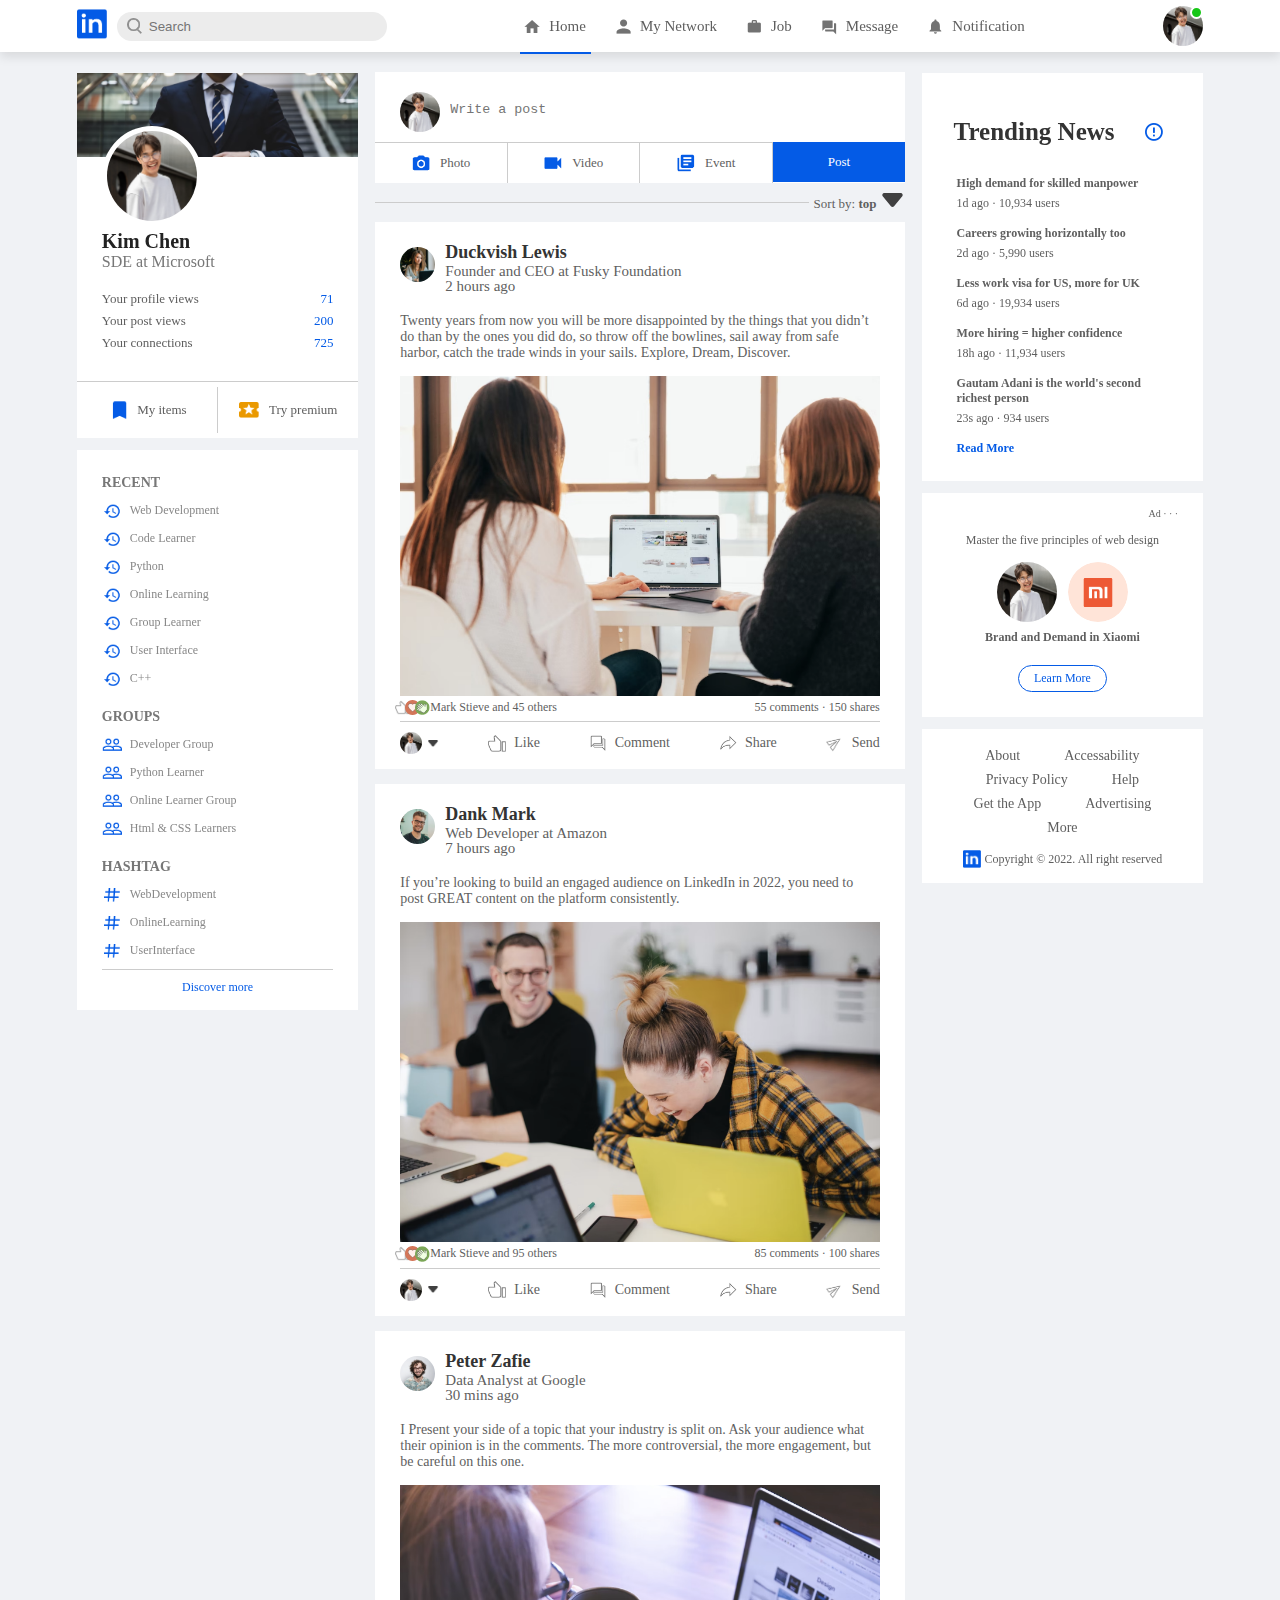
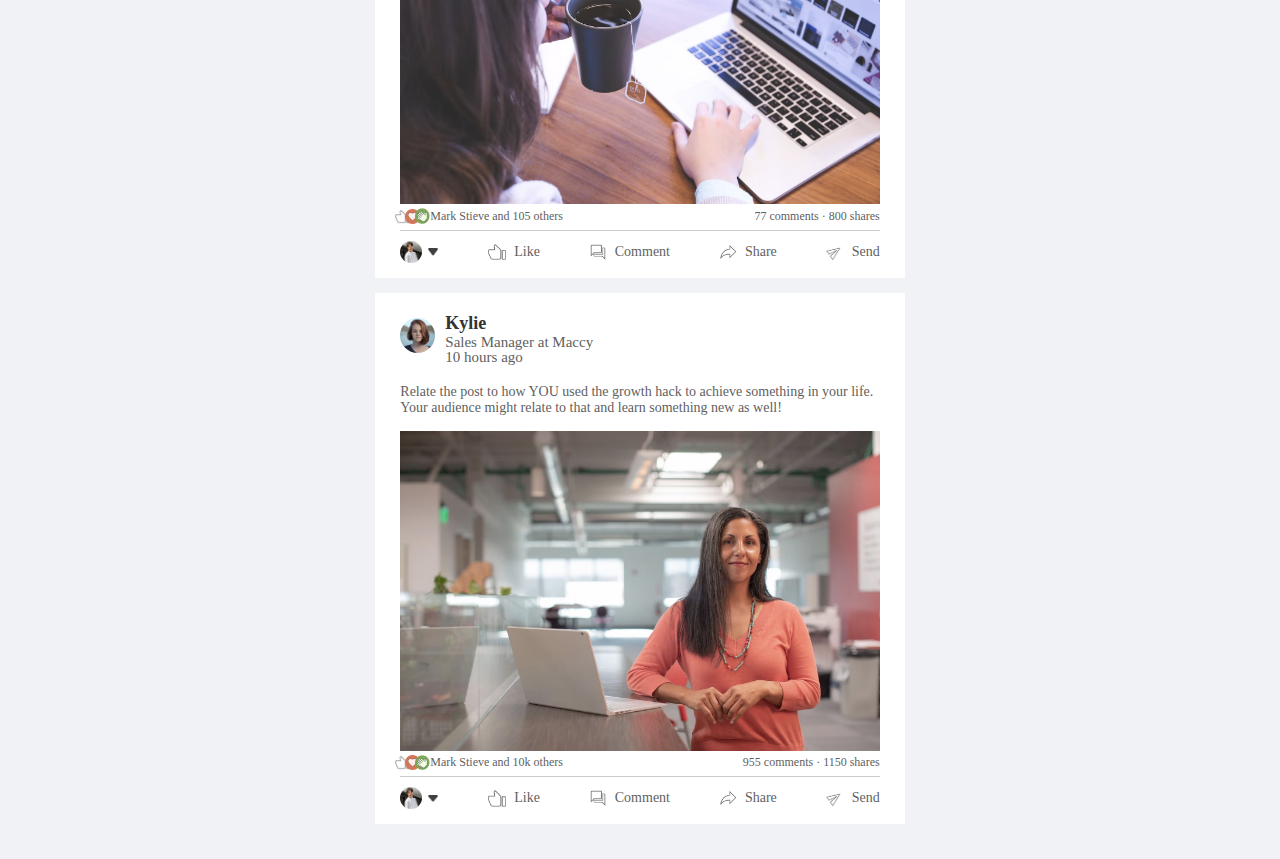
<file: index.html>
<!DOCTYPE html>
<html lang="en">

<head>
    <meta charset="UTF-8">
    <meta http-equiv="X-UA-Compatible" content="IE=edge">
    <meta name="viewport" content="width=device-width, initial-scale=1.0">
    <title>LinkedIn</title>
    <link rel="stylesheet" href="style.css">
</head>

<body>
    <div class="navbar">
        <div class="left-navbar">
            <a href="./index.html" class="logo">
                <img src="./images/logo.png" alt="Internet_Error">
            </a>
            <div class="search-box">
                <img src="./images/search.png" alt="Internet_Error">
                <input type="text" placeholder="Search">
            </div>
        </div>
        <div class="center-navbar">
            <ul>
                <li>
                    <a href="./index.html" class="active-link">
                        <img src="./images/home.png" alt="Internet_Error">
                        <span>Home</span>
                    </a>
                </li>
                <li>
                    <a href="#">
                        <img src="./images/network.png" alt="Internet_Error">
                        <span>My Network</span>
                    </a>
                </li>
                <li>
                    <a href="#">
                        <img src="./images/jobs.png" alt="Internet_Error">
                        <span>Job</span>
                    </a>
                </li>
                <li>
                    <a href="#">
                        <img src="./images/message.png" alt="Internet_Error">
                        <span>Message</span>
                    </a>
                </li>
                <li>
                    <a href="#">
                        <img src="./images/notification.png" alt="Internet_Error">
                        <span>Notification</span>
                    </a>
                </li>
            </ul>
        </div>
        <div class="right-navbar">
            <div class="online">
                <img src="./images/user-5.png" alt="Internet_Error" class="profile-img" onclick="toggleMenu()">
            </div>
        </div>

        <!-- ---------- Profile-Drop-Down-Menu ------------  -->

        <div class="profile-menu-wrap" id="profile-menu-id">
            <div class="profile-menu">
                <div class="user-info">
                    <img src="./images/user-5.png" alt="Internet_Error">
                    <div>
                        <h3>Kim Chen</h3>
                        <a href="./profile.html"> See Your profile</a>
                    </div>
                </div>
                <hr>
                <div class="profile-menu-link">
                    <img src="./images/feedback.png" alt="Internet_Error">
                    <p>Give Feedback</p>
                    <span>></span>
                </div>
                <div class="profile-menu-link">
                    <img src="./images/setting.png" alt="Internet_Error">
                    <p>Settings & Privacy</p>
                    <span>></span>
                </div>
                <div class="profile-menu-link">
                    <img src="./images/help.png" alt="Internet_Error">
                    <p>Help & Support</p>
                    <span>></span>
                </div>
                <div class="profile-menu-link">
                    <img src="./images/display.png" alt="Internet_Error">
                    <p>Display & Accessibility</p>
                    <span>></span>
                </div>
                <div class="profile-menu-link">
                    <img src="./images/logout.png" alt="Internet_Error">
                    <p>Logout</p>
                    <span>></span>
                </div>
            </div>
        </div>
    </div>

    <!-- <---- Navbar Close ---->
    <div class="container">
        <div class="left-sidebar">
            <div class="sidebar-profile">
                <img src="./images//cover-pic.png" alt="Internet_Error" width="100%">
                <div class="sidebar-profile-info">
                    <img src="./images/user-5.png" alt="Internet_Error">
                    <h1>Kim Chen</h1>
                    <h3>SDE at Microsoft</h3>
                    <ul>
                        <li>Your profile views <span>71</span></li>
                        <li>Your post views <span>200</span></li>
                        <li>Your connections <span>725</span></li>
                    </ul>
                </div>
            </div>
            <div class="sidebar-profile-link">
                <a href="#">
                    <img src="./images/items.png" alt="Internet_Error">
                    My items
                </a>
                <a href="#">
                    <img src="./images/premium.png" alt="Internet_Error">
                    Try premium
                </a>
            </div>
            <div class="sidebar-activity">
                <h3>RECENT</h3>
                <a href="#"><img src="./images/recent.png" alt="Internet_Error">
                    Web Development
                </a>
                <a href="#"><img src="./images/recent.png" alt="Internet_Error">
                    Code Learner
                </a>
                <a href="#"><img src="./images/recent.png" alt="Internet_Error">
                    Python
                </a>
                <a href="#"><img src="./images/recent.png" alt="Internet_Error">
                    Online Learning
                </a>
                <a href="#"><img src="./images/recent.png" alt="Internet_Error">
                    Group Learner
                </a>
                <a href="#"><img src="./images/recent.png" alt="Internet_Error">
                    User Interface
                </a>
                <a href="#"><img src="./images/recent.png" alt="Internet_Error">
                    C++
                </a>
                <h3>GROUPS</h3>
                <a href="#"><img src="./images/group.png" alt="Internet_Error">
                    Developer Group
                </a>
                <a href="#"><img src="./images/group.png" alt="Internet_Error">
                    Python Learner
                </a>
                <a href="#"><img src="./images/group.png" alt="Internet_Error">
                    Online Learner Group
                </a>
                <a href="#"><img src="./images/group.png" alt="Internet_Error">
                    Html & CSS Learners
                </a>
                <h3>HASHTAG</h3>
                <a href="#"><img src="./images/hashtag.png" alt="Internet_Error">
                    WebDevelopment
                </a>
                <a href="#"><img src="./images/hashtag.png" alt="Internet_Error">
                    OnlineLearning
                </a>
                <a href="#"><img src="./images/hashtag.png" alt="Internet_Error">
                    UserInterface
                </a>
                <div class="discover-more">
                    <a href="#">Discover more</a>
                </div>
            </div>
        </div>
        <div class="main-content">
            <div class="main-content-post">
                <div class="main-content-post-input">
                    <img src="./images/user-5.png" alt="Internet_Error">
                    <textarea rows="2" placeholder="Write a post"></textarea>
                </div>
                <div class="main-content-post-links">
                    <li><img src="./images/photo.png" alt="Internet_Error">Photo</li>
                    <li><img src="./images/video.png" alt="Internet_Error">Video</li>
                    <li><img src="./images/event.png" alt="Internet_Error">Event</li>
                    <li>Post</li>
                </div>
            </div>
            <div class="main-content-sort-by">
                <hr>
                <p>Sort by: <span>top <img src="./images//down-arrow.png" alt="internet_Error"></span></p>
            </div>
            <div class="post">
                <div class="post-author">
                    <img src="./images/user-4.png" alt="Internet_Error">
                    <div>
                        <h1>Duckvish Lewis</h1>
                        <small>Founder and CEO at Fusky Foundation</small>
                        <small>2 hours ago</small>
                    </div>
                </div>
                <p>Twenty years from now you will be more disappointed by the things that you didn’t do than by the ones
                    you did do, so throw off the bowlines, sail away from safe harbor, catch the trade winds in your
                    sails. Explore, Dream, Discover.</p>
                <img src="./images/post-image-2.png" alt="Internet_Error" width="100%">
                <div class="post-icons">
                    <div>
                        <img src="./images/thumbsup.png" alt="Internet_Error">
                        <img src="./images/love.png" alt="Internet_Error">
                        <img src="./images/clap.png" alt="Internet_Error">
                        <span class="liked-user">Mark Stieve and 45 others</span>
                    </div>
                    <div>
                        <span>55 comments &middot; 150 shares</span>
                    </div>
                </div>
                <div class="post-activity">
                    <div>
                        <img src="./images/user-5.png" alt="Internet_Error" class="post-activity-user-icon">
                        <img src="./images/down-arrow.png" alt="internet_Error" class="post-activity-arrow-icon">
                    </div>
                    <div class="post-activity-link">
                        <img src="./images/like.png" alt="Internet_Error">
                        <span>Like</span>
                    </div>
                    <div class="post-activity-link">
                        <img src="./images/comment.png" alt="Internet_Error">
                        <span>Comment</span>
                    </div>
                    <div class="post-activity-link">
                        <img src="./images/share.png" alt="Internet_Error">
                        <span>Share</span>
                    </div>
                    <div class="post-activity-link">
                        <img src="./images/send.png" alt="Internet_Error">
                        <span>Send</span>
                    </div>
                </div>
            </div>
            <div class="post">
                <div class="post-author">
                    <img src="./images/user-1.png" alt="Internet_Error">
                    <div>
                        <h1>Dank Mark</h1>
                        <small>Web Developer at Amazon</small>
                        <small>7 hours ago</small>
                    </div>
                </div>
                <p>If you’re looking to build an engaged audience on LinkedIn in 2022, you need to post GREAT content on
                    the platform consistently.</p>
                <img src="./images/post-image-1.png" alt="Internet_Error" width="100%">
                <div class="post-icons">
                    <div>
                        <img src="./images/thumbsup.png" alt="Internet_Error">
                        <img src="./images/love.png" alt="Internet_Error">
                        <img src="./images/clap.png" alt="Internet_Error">
                        <span class="liked-user">Mark Stieve and 95 others</span>
                    </div>
                    <div>
                        <span>85 comments &middot; 100 shares</span>
                    </div>
                </div>
                <div class="post-activity">
                    <div>
                        <img src="./images/user-5.png" alt="Internet_Error" class="post-activity-user-icon">
                        <img src="./images/down-arrow.png" alt="internet_Error" class="post-activity-arrow-icon">
                    </div>
                    <div class="post-activity-link">
                        <img src="./images/like.png" alt="Internet_Error">
                        <span>Like</span>
                    </div>
                    <div class="post-activity-link">
                        <img src="./images/comment.png" alt="Internet_Error">
                        <span>Comment</span>
                    </div>
                    <div class="post-activity-link">
                        <img src="./images/share.png" alt="Internet_Error">
                        <span>Share</span>
                    </div>
                    <div class="post-activity-link">
                        <img src="./images/send.png" alt="Internet_Error">
                        <span>Send</span>
                    </div>
                </div>
            </div>
            <div class="post">
                <div class="post-author">
                    <img src="./images/user-2.png" alt="Internet_Error">
                    <div>
                        <h1>Peter Zafie</h1>
                        <small>Data Analyst at Google</small>
                        <small>30 mins ago</small>
                    </div>
                </div>
                <p>I Present your side of a topic that your industry is split on. Ask your audience what their opinion
                    is in the comments. The more controversial, the more engagement, but be careful on this one.</p>
                <img src="./images/post-image-4.png" alt="Internet_Error" width="100%">
                <div class="post-icons">
                    <div>
                        <img src="./images/thumbsup.png" alt="Internet_Error">
                        <img src="./images/love.png" alt="Internet_Error">
                        <img src="./images/clap.png" alt="Internet_Error">
                        <span class="liked-user">Mark Stieve and 105 others</span>
                    </div>
                    <div>
                        <span>77 comments &middot; 800 shares</span>
                    </div>
                </div>
                <div class="post-activity">
                    <div>
                        <img src="./images/user-5.png" alt="Internet_Error" class="post-activity-user-icon">
                        <img src="./images/down-arrow.png" alt="internet_Error" class="post-activity-arrow-icon">
                    </div>
                    <div class="post-activity-link">
                        <img src="./images/like.png" alt="Internet_Error">
                        <span>Like</span>
                    </div>
                    <div class="post-activity-link">
                        <img src="./images/comment.png" alt="Internet_Error">
                        <span>Comment</span>
                    </div>
                    <div class="post-activity-link">
                        <img src="./images/share.png" alt="Internet_Error">
                        <span>Share</span>
                    </div>
                    <div class="post-activity-link">
                        <img src="./images/send.png" alt="Internet_Error">
                        <span>Send</span>
                    </div>
                </div>
            </div>
            <div class="post">
                <div class="post-author">
                    <img src="./images/user-3.png" alt="Internet_Error">
                    <div>
                        <h1>Kylie</h1>
                        <small>Sales Manager at Maccy</small>
                        <small>10 hours ago</small>
                    </div>
                </div>
                <p>Relate the post to how YOU used the growth hack to achieve something in your life. Your audience
                    might relate to that and learn something new as well!</p>
                <img src="./images/post-image-3.png" alt="Internet_Error" width="100%">
                <div class="post-icons">
                    <div>
                        <img src="./images/thumbsup.png" alt="Internet_Error">
                        <img src="./images/love.png" alt="Internet_Error">
                        <img src="./images/clap.png" alt="Internet_Error">
                        <span class="liked-user">Mark Stieve and 10k others</span>
                    </div>
                    <div>
                        <span>955 comments &middot; 1150 shares</span>
                    </div>
                </div>
                <div class="post-activity">
                    <div>
                        <img src="./images/user-5.png" alt="Internet_Error" class="post-activity-user-icon">
                        <img src="./images/down-arrow.png" alt="internet_Error" class="post-activity-arrow-icon">
                    </div>
                    <div class="post-activity-link">
                        <img src="./images/like.png" alt="Internet_Error">
                        <span>Like</span>
                    </div>
                    <div class="post-activity-link">
                        <img src="./images/comment.png" alt="Internet_Error">
                        <span>Comment</span>
                    </div>
                    <div class="post-activity-link">
                        <img src="./images/share.png" alt="Internet_Error">
                        <span>Share</span>
                    </div>
                    <div class="post-activity-link">
                        <img src="./images/send.png" alt="Internet_Error">
                        <span>Send</span>
                    </div>
                </div>
            </div>
        </div>
        <div class="right-sidebar">
            <div class="right-sidebar-news">
                <img src="./images/more.png" alt="Internet_Error">
                <h3>Trending News</h3>
                <a href="#">High demand for skilled manpower</a>
                <span>1d ago &middot; 10,934 users</span>

                <a href="#">Careers growing horizontally too</a>
                <span>2d ago &middot; 5,990 users</span>

                <a href="#">Less work visa for US, more for UK</a>
                <span>6d ago &middot; 19,934 users</span>

                <a href="#">More hiring = higher confidence</a>
                <span>18h ago &middot; 11,934 users</span>

                <a href="#">Gautam Adani is the world's second richest person</a>
                <span>23s ago &middot; 934 users</span>

                <a href="#" class="right-sidebar-read-more-link">Read More</a>
            </div>
            <div class="right-sidebar-ad">
                <small>Ad &middot; &middot; &middot;</small>
                <p>Master the five principles of web design</p>
                <div>
                    <img src="./images/user-5.png" alt="Internet_Error">
                    <img src="./images/mi-logo.png" alt="Internet_Error">
                </div>
                <b>Brand and Demand in Xiaomi</b>
                <a href="#" class="ad-link">Learn More</a>
            </div>
            <div class="right-sidebar-useful-links">
                <a href="#">About</a>
                <a href="#">Accessability</a>
                <a href="#">Privacy Policy</a>
                <a href="#">Help</a>
                <a href="#">Get the App</a>
                <a href="#">Advertising</a>
                <a href="#">More</a>

                <div class="copyright-message">
                    <img src="./images/logo.png" alt="Internet Error">
                    <p>Copyright &#169 2022. All right reserved</p>
                </div>
            </div>
        </div>
    </div>

    <script>
        let profileMenu = document.getElementById("profile-menu-id");
        function toggleMenu(){
            console.log(profileMenu);
            profileMenu.classList.toggle("open-menu");
        }
    </script>

</body>
</html>
</file>
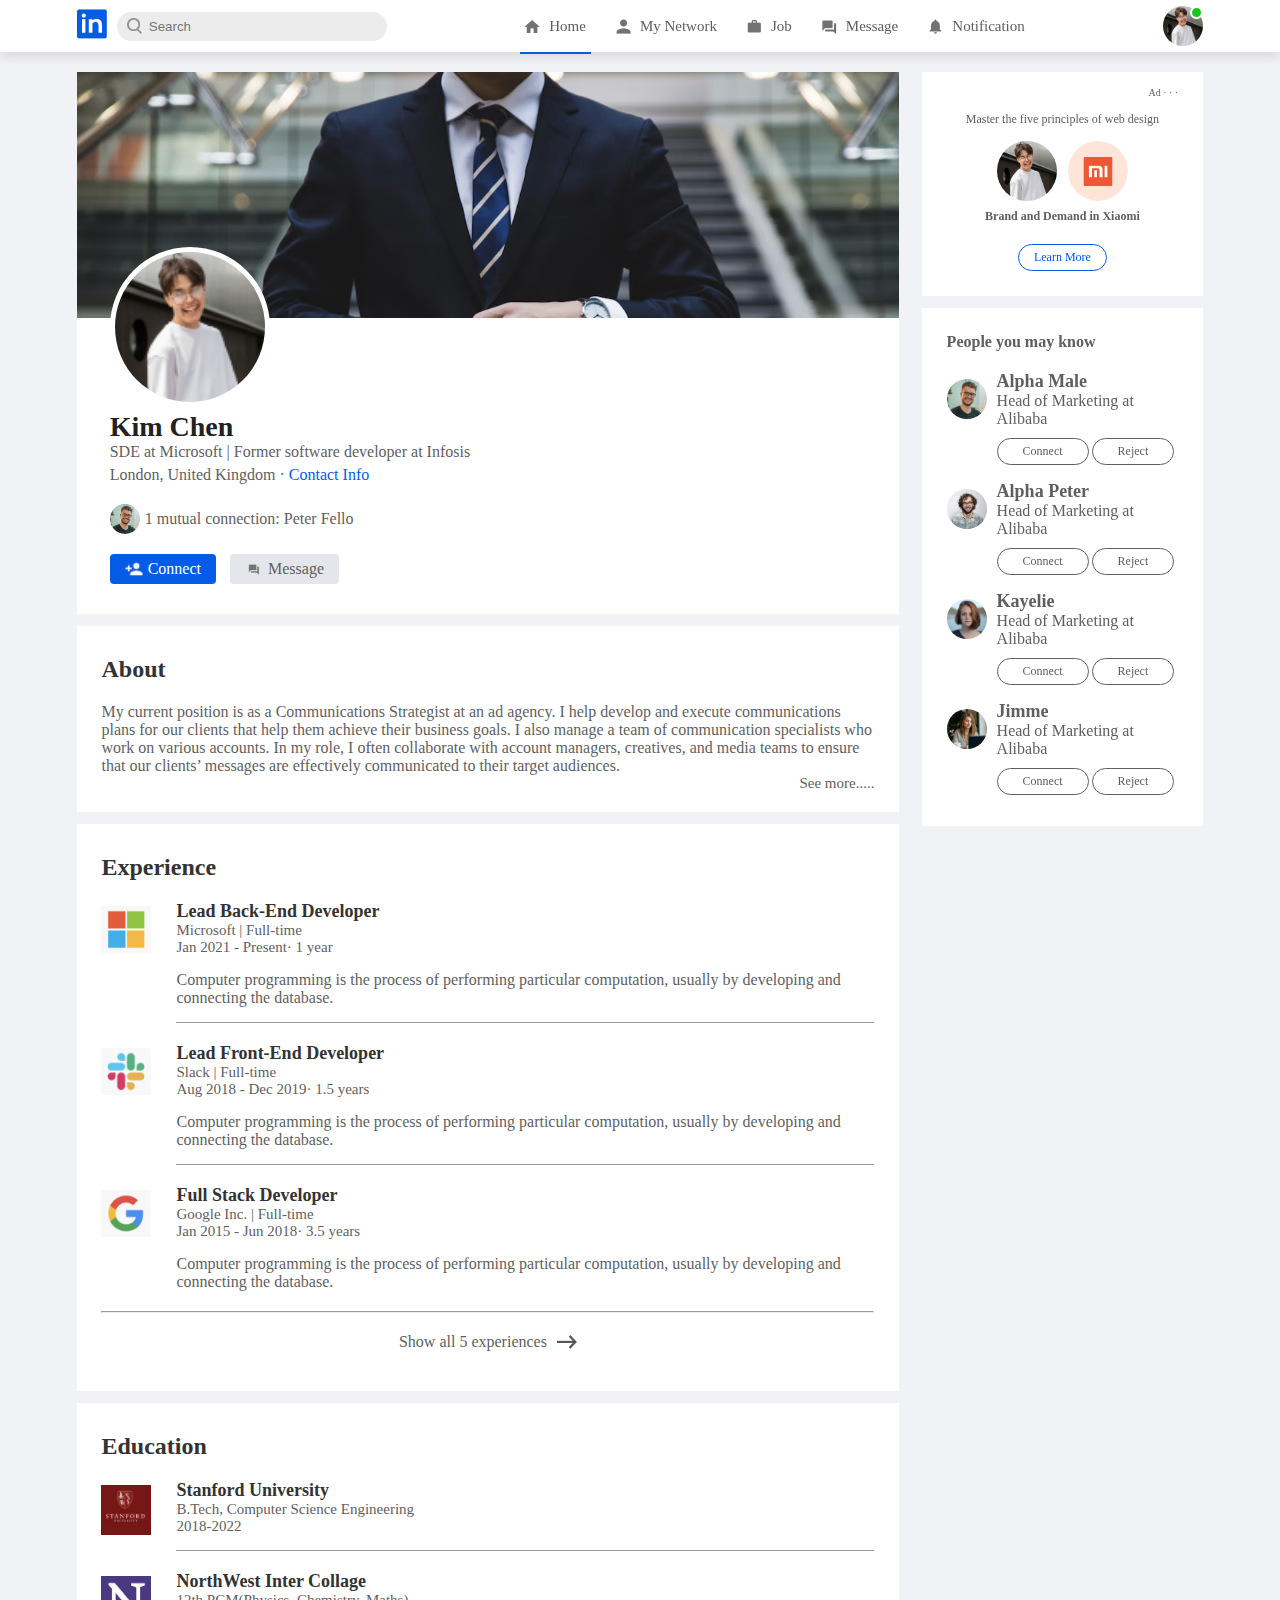
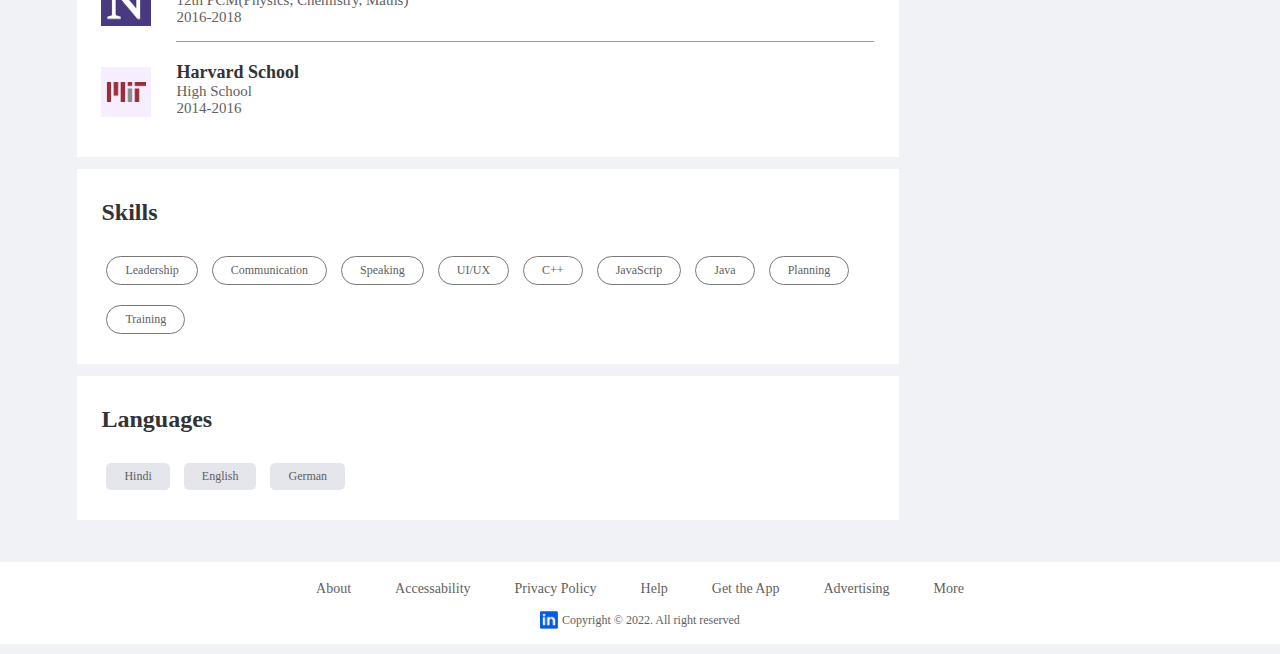
<file: profile.html>
<!DOCTYPE html>
<html lang="en">

<head>
    <meta charset="UTF-8">
    <meta http-equiv="X-UA-Compatible" content="IE=edge">
    <meta name="viewport" content="width=device-width, initial-scale=1.0">
    <title>LinkedIn</title>
    <link rel="stylesheet" href="style.css">
</head>

<body>
    <div class="navbar">
        <div class="left-navbar">
            <a href="./index.html" class="logo">
                <img src="./images/logo.png" alt="Internet_Error">
            </a>
            <div class="search-box">
                <img src="./images/search.png" alt="Internet_Error">
                <input type="text" placeholder="Search">
            </div>
        </div>
        <div class="center-navbar">
            <ul>
                <li>
                    <a href="./index.html" class="active-link">
                        <img src="./images/home.png" alt="Internet_Error">
                        <span>Home</span>
                    </a>
                </li>
                <li>
                    <a href="#">
                        <img src="./images/network.png" alt="Internet_Error">
                        <span>My Network</span>
                    </a>
                </li>
                <li>
                    <a href="#">
                        <img src="./images/jobs.png" alt="Internet_Error">
                        <span>Job</span>
                    </a>
                </li>
                <li>
                    <a href="#">
                        <img src="./images/message.png" alt="Internet_Error">
                        <span>Message</span>
                    </a>
                </li>
                <li>
                    <a href="#">
                        <img src="./images/notification.png" alt="Internet_Error">
                        <span>Notification</span>
                    </a>
                </li>
            </ul>
        </div>
        <div class="right-navbar">
            <div class="online">
                <img src="./images/user-5.png" alt="Internet_Error" class="profile-img" onclick="toggleMenu()">
            </div>
        </div>

        <!-- ---------- Profile-Drop-Down-Menu ------------  -->

        <div class="profile-menu-wrap" id="profile-menu-id">
            <div class="profile-menu">
                <div class="user-info">
                    <img src="./images/user-5.png" alt="Internet_Error">
                    <div>
                        <h3>Kim Chen</h3>
                        <a href="#"> See Your profile</a>
                    </div>
                </div>
                <hr>
                <div class="profile-menu-link">
                    <img src="./images/feedback.png" alt="Internet_Error">
                    <p>Give Feedback</p>
                    <span>></span>
                </div>
                <div class="profile-menu-link">
                    <img src="./images/setting.png" alt="Internet_Error">
                    <p>Settings & Privacy</p>
                    <span>></span>
                </div>
                <div class="profile-menu-link">
                    <img src="./images/help.png" alt="Internet_Error">
                    <p>Help & Support</p>
                    <span>></span>
                </div>
                <div class="profile-menu-link">
                    <img src="./images/display.png" alt="Internet_Error">
                    <p>Display & Accessibility</p>
                    <span>></span>
                </div>
                <div class="profile-menu-link">
                    <img src="./images/logout.png" alt="Internet_Error">
                    <p>Logout</p>
                    <span>></span>
                </div>
            </div>
        </div>
    </div>

    <!-- <---- Navbar Close ---->
    <div class="container">
        <div class="profile-main">
            <div class="profile-container">
                <img src="./images/cover-pic.png" alt="Internet_Error" width="100%">
                <div class="profile-container-inner">
                    <img src="./images/user-5.png" alt="Internet_Error" class="profile-pic">
                    <h1>Kim Chen</h1>
                    <b>SDE at Microsoft | Former software developer at Infosis</b>
                    <p>London, United Kingdom &middot; <a href="#">Contact Info</a></p>
                    <div class="mutual-connection">
                        <img src="./images/user-1.png" alt="Internet_Error">
                        <span>1 mutual connection: Peter Fello</span>
                    </div>
                    <div class="profile-btn">
                        <a href="#" class="connect-btn"><img src="./images/connect.png" alt="Internet_Error" >Connect</a>
                        <a href="#"><img src="./images/message.png" alt="Internet_Error">Message</a>
                    </div>
                </div>
            </div>
            <div class="profile-description">
                <h2>About</h2>
                <p>My current position is as a Communications Strategist at an ad agency. I help develop and execute communications plans for our clients that help them achieve their business goals. I also manage a team of communication specialists who work on various accounts. In my role, I often collaborate with account managers, creatives, and media teams to ensure that our clients’ messages are effectively communicated to their target audiences.</p>
                <a href="#" class="see-more-link">See more.....</a>
            </div>
            <div class="profile-description">
                <h2>Experience</h2>
                <div class="profile-row">
                    <img src="./images/microsoft.png" alt="Internet_Error">
                    <div>
                        <h3>Lead Back-End Developer</h3>
                        <b>Microsoft | Full-time</b>
                        <b>Jan 2021 - Present&middot; 1 year</b>
                        <p>Computer programming is the process of performing particular computation, usually by developing and connecting the database.</p>
                        <hr>
                    </div>
                </div>
                <div class="profile-row">
                    <img src="./images/slack.png" alt="Internet_Error">
                    <div>
                        <h3>Lead Front-End Developer</h3>
                        <b>Slack | Full-time</b>
                        <b>Aug 2018 - Dec 2019&middot; 1.5 years</b>
                        <p>Computer programming is the process of performing particular computation, usually by developing and connecting the database.</p>
                        <hr>
                    </div>
                </div>
                <div class="profile-row">
                    <img src="./images/google.png" alt="Internet_Error">
                    <div>
                        <h3>Full Stack  Developer</h3>
                        <b>Google Inc. | Full-time</b>
                        <b>Jan 2015 - Jun 2018&middot; 3.5 years</b>
                        <p>Computer programming is the process of performing particular computation, usually by developing and connecting the database.</p>
                    </div>
                </div>
                <hr>
                <a href="#" class="show-experience-link">Show all 5 experiences <img src="./images/right-arrow.png" alt="Internet_Error"></a>
            </div>
            <div class="profile-description">
                <h2>Education</h2>
                <div class="profile-row">
                    <img src="./images/stanford.png" alt="Internet_Error">
                    <div>
                        <h3>Stanford University</h3>
                        <b>B.Tech, Computer Science Engineering</b>
                        <b>2018-2022</b>
                        <hr>
                    </div>
                </div>
                <div class="profile-row">
                    <img src="./images/north.png" alt="Internet_Error">
                    <div>
                        <h3>NorthWest Inter Collage</h3>
                        <b>12th PCM(Physics, Chemistry, Maths)</b>
                        <b>2016-2018</b>
                        <hr>
                    </div>
                </div>
                <div class="profile-row">
                    <img src="./images/mit.png" alt="Internet_Error">
                    <div>
                        <h3>Harvard School</h3>
                        <b>High School</b>
                        <b>2014-2016</b>
                    </div>
                </div>
            </div>
            <div class="profile-description">
                <h2>Skills</h2>
                <a href="#" class="skills-btn">Leadership</a>
                <a href="#" class="skills-btn">Communication</a>
                <a href="#" class="skills-btn">Speaking</a>
                <a href="#" class="skills-btn">UI/UX</a>
                <a href="#" class="skills-btn">C++</a>
                <a href="#" class="skills-btn">JavaScrip</a>
                <a href="#" class="skills-btn">Java</a>
                <a href="#" class="skills-btn">Planning</a>
                <a href="#" class="skills-btn">Training</a>
            </div>
            <div class="profile-description">
                <h2>Languages</h2>
                <a href="#" class="language-btn">Hindi</a>
                <a href="#" class="language-btn">English</a>
                <a href="#" class="language-btn">German</a>
            </div>
        </div>
        <!-- -------------------- profile main end --------------------  -->
        <div class="profile-sidebar">
            <div class="right-sidebar-ad">
                <small>Ad &middot; &middot; &middot;</small>
                <p>Master the five principles of web design</p>
                <div>
                    <img src="./images/user-5.png" alt="Internet_Error">
                    <img src="./images/mi-logo.png" alt="Internet_Error">
                </div>
                <b>Brand and Demand in Xiaomi</b>
                <a href="#" class="ad-link">Learn More</a>
            </div>
            <div class="profile-sidebar-know">
                <h3>People you may know</h3>
                <div class="people-row">
                    <img src="./images/user-1.png" alt="Internet_Error">
                    <div>
                        <h2>Alpha Male</h2>
                        <p>Head of Marketing at Alibaba</p>
                        <a href="#">Connect</a>
                        <a href="#">Reject</a>
                    </div>
                </div>
                <div class="people-row">
                    <img src="./images/user-2.png" alt="Internet_Error">
                    <div>
                        <h2>Alpha Peter</h2>
                        <p>Head of Marketing at Alibaba</p>
                        <a href="#">Connect</a>
                        <a href="#">Reject</a>
                    </div>
                </div>
                <div class="people-row">
                    <img src="./images/user-3.png" alt="Internet_Error">
                    <div>
                        <h2>Kayelie</h2>
                        <p>Head of Marketing at Alibaba</p>
                        <a href="#">Connect</a>
                        <a href="#">Reject</a>
                    </div>
                </div>
                <div class="people-row">
                    <img src="./images/user-4.png" alt="Internet_Error">
                    <div>
                        <h2>Jimme</h2>
                        <p>Head of Marketing at Alibaba</p>
                        <a href="#">Connect</a>
                        <a href="#">Reject</a>
                    </div>
                </div>
            </div>
        </div>
    </div>
    <div class="profile-footer">
        <div class="right-sidebar-useful-links">
            <a href="#">About</a>
            <a href="#">Accessability</a>
            <a href="#">Privacy Policy</a>
            <a href="#">Help</a>
            <a href="#">Get the App</a>
            <a href="#">Advertising</a>
            <a href="#">More</a>

            <div class="copyright-message">
                <img src="./images/logo.png" alt="Internet Error">
                <p>Copyright &#169 2022. All right reserved</p>
            </div>
        </div>
    </div>

    <script>
        let profileMenu = document.getElementById("profile-menu-id");
        function toggleMenu(){
            console.log(profileMenu);
            profileMenu.classList.toggle("open-menu");
        }
    </script>
</body>
</html>
</file>
<file: style.css>
* {
    margin: 0;
    padding: 0;
}

body {
    background-color: #f0f2f5;
    color: #5f5f5f;
}

a {
    text-decoration: none;
    color: #5f5f5f;
}

.navbar {
    position: sticky;
    top: 0;
    display: flex;
    align-items: center;
    justify-content: space-between;
    background-color: #fff;
    padding: 6px 6%;
    z-index: 100;
    box-shadow: 0px 5px 10px rgba(0, 0, 0, 0.1);
}

.left-navbar {
    display: flex;
    align-items: center;
}

.logo {
    display: block;
}

.logo img {
    width: 30px;
    margin-right: 10px;
}

.search-box {
    display: flex;
    align-items: center;
    width: 250px;
    background-color: rgb(236, 236, 236);
    border-radius: 20px;
    padding: 0 10px;
}

.search-box img {
    width: 15px;
}

.search-box input {
    background: transparent;
    border: none;
    width: 100%;
    padding: 7px;
    outline: none;
}

.center-navbar ul li {
    display: inline-block;
    list-style: none;
}

.center-navbar ul li a {
    display: flex;
    align-items: center;
    font-size: 15px;
    margin: 5px 8px;
    padding-right: 5px;
    position: relative;
}

.center-navbar ul li a img {
    width: 25px;
    padding-right: 4px;
}

.center-navbar ul li a::after {
    content: '';
    width: 0;
    height: 2px;
    background-color: #045be6;
    position: absolute;
    bottom: -15px;
    transition: width 0.3s;
}

.center-navbar ul li a:hover::after,
.center-navbar ul li a.active-link::after {
    width: 100%;
}

.profile-img {
    display: block;
    width: 40px;
    border-radius: 50%;
    cursor: pointer;
    position: relative;
}

.online {
    position: relative;
}

.online::after {
    content: '';
    width: 9px;
    height: 9px;
    border: 2px solid #fff;
    background-color: rgb(23, 199, 23);
    right: 0;
    top: 0;
    border-radius: 50%;
    position: absolute;
}

/* <---------------------------------- Navbar Code ----------------------------------> */
.container {
    padding: 20px 6%;
    display: flex;
    flex-wrap: wrap;
    justify-content: space-between;
}

.left-sidebar {
    flex-basis: 25%;
    align-self: flex-start;
    position: sticky;
    top: 73px;
}

.sidebar-profile {
    background-color: #fff;
}

.sidebar-profile-info {
    padding: 10px 25px;
}

.sidebar-profile-info img {
    width: 90px;
    border-radius: 50%;
    background-color: #fff;
    padding: 5px;
    margin-top: -45px;
}

.sidebar-profile-info h1 {
    font-size: 20px;
    font-weight: 600;
    color: #222;
}

.sidebar-profile-info h3 {
    font-size: 16px;
    font-weight: 500;
    color: #777;
}

.sidebar-profile-info ul {
    list-style: none;
    margin: 20px 0;
}

.sidebar-profile-info ul li {
    width: 100%;
    margin: 6px 0;
    font-size: 13px;
}

.sidebar-profile-info ul li span {
    float: right;
    color: #045be6;
}

.sidebar-profile-link {
    display: flex;
    align-items: center;
    background-color: #fff;
    border-top: 1px solid #ccc;
}

.sidebar-profile-link a {
    flex-basis: 50%;
    display: flex;
    align-items: center;
    justify-content: center;
    padding: 15px 0;
    font-size: 13px;
    border-left: 1px solid #ccc;
}

.sidebar-profile-link a:first-child {
    border-left: none;
}

.sidebar-profile-link a img {
    width: 20px;
    margin-right: 10px;
}

.sidebar-activity {
    background: #fff;
    padding: 5px 25px;
    margin: 12px 0;
}

.sidebar-activity h3 {
    color: #777;
    font-size: 14px;
    margin: 20px 0 10px;
}

.sidebar-activity a {
    display: flex;
    align-items: center;
    font-size: 12px;
    font-weight: 500;
    color: #888;
    margin: 8px 0;
}

.sidebar-activity a img {
    width: 20px;
    margin-right: 8px;
}

.discover-more {
    border-top: 1px solid #ccc;
    display: flex;
    text-align: center;
    align-items: center;
    justify-content: center;
}

.discover-more a {
    color: #045be6;
    display: inline-block;
    margin: 10px 0;
}

.post {
    background-color: #fff;
    padding: 20px 25px 5px;
    margin: 5px 0 15px;
}

.post-author {
    display: flex;
    align-items: flex-start;
    margin-bottom: 20px;

}

.post-author img {
    width: 35px;
    border-radius: 50%;
    margin-right: 10px;
    margin-top: 5px;
}

.post-author h1 {
    font-size: 18px;
    color: #333;
    font-weight: 600;
}

.post-author small {
    display: block;
    margin-bottom: -2px;
    font-size: 15px;
}

.post p {
    font-size: 14px;
    margin-bottom: 15px;
}

.post-icons {
    display: flex;
    align-items: center;
    justify-content: space-between;
    flex-wrap: wrap;
    font-size: 12px;
    border-bottom: 1px solid #ccc;
    padding-bottom: 6px;
}

.post-icons div {
    display: flex;
    align-items: center;
}

.post-icons img {
    width: 15px;
    margin-left: -5px;
}

.liked-user {
    margin-right: 10px;
}

.post-activity {
    display: flex;
    align-items: center;
    justify-content: space-between;
    padding: 10px 0;
    font-size: 14px;
    font-weight: 500;
}

.post-activity div {
    display: flex;
    align-items: center;
}

.post-activity-user-icon {
    width: 22px;
    border-radius: 50%;
}

.post-activity-arrow-icon {
    width: 12px;
    margin-left: 5px;
}

.post-activity-link img {
    width: 18px;
    margin-right: 8px;
}


/* ---------------------- left sidebar done --------------------------- */

.main-content {
    flex-basis: 47%;
}

.main-content-post {
    background-color: #fff;
}

.main-content-post-input {
    padding: 20px 25px 10px;
    display: flex;
    align-items: flex-start;
}

.main-content-post-input img {
    width: 40px;
    border-radius: 50%;
    margin-right: 10px;
}

.main-content-post-input textarea {
    background: transparent;
    width: 100%;
    border: 0;
    outline: 0;
    resize: none;
    margin-top: 10px;
}

::placeholder {
    font-weight: 500;
}

.main-content-post-links {
    display: flex;
    align-items: flex-start;
}

.main-content-post-links li {
    list-style: none;
    border-top: 1px solid #ccc;
    border-right: 1px solid #ccc;
    flex-basis: 25%;
    height: 40px;
    font-size: 13px;
    display: flex;
    align-items: center;
    justify-content: center;
    cursor: pointer;
}

.main-content-post-links img {
    width: 18px;
    margin-right: 10px;
}

.main-content-post-links li:last-child {
    border-top: none;
    border-right: none;
    background-color: #045be6;
    color: #fff;
    font-weight: 500;
}

.main-content-sort-by {
    display: flex;
    align-items: center;
    margin: 10px 0;
}

.main-content-sort-by hr {
    flex: 1;
    border: 0;
    height: 1px;
    background-color: #ccc;
}

.main-content-sort-by p {
    font-size: 13px;
    padding-left: 5px;
}

.main-content-sort-by p span {
    font-weight: 600;
    cursor: pointer;
}

.margin-content-sort-by p span img {
    width: 12px;
    margin-left: 3px;
}



/* ------------------------- main-content done ---------------------------  */

.right-sidebar {
    flex-basis: 25%;
    align-self: flex-start;
    position: sticky;
    top: 73px;
}

.right-sidebar-news {
    background-color: #fff;
    padding: 35px 25px;
}

.right-sidebar-news img {
    width: 18px;
    float: right;
    margin: 15px;
}

.right-sidebar-news h3 {
    font-size: 25px;
    font-weight: 600;
    color: #333;
    margin: 10px 7px 30px;
}

.right-sidebar-news a {
    display: block;
    font-size: 12px;
    font-weight: 600;
    margin: 10px;
    margin-bottom: -10px;
}

.right-sidebar-news span {
    display: flex;
    font-size: 12px;
    margin: 15px 10px;
}

.right-sidebar-read-more-link {
    color: #045be6;
    font-weight: 500;
    margin: 20px 0;
}

.right-sidebar-ad {
    background-color: #fff;
    padding: 15px 25px;
    text-align: center;
    margin: 12px 0;
    font-size: 12px;
}

.right-sidebar-ad img {
    width: 60px;
    border-radius: 50%;
    margin: 4px;
}

.right-sidebar-ad small {
    float: right;
    font-weight: 500;
}

.right-sidebar-ad p {
    margin-top: 25px;
    margin-bottom: 10px;
}

.right-sidebar-ad b {
    display: block;
}

.ad-link {
    display: inline-block;
    border: 1px solid #045be6;
    border-radius: 30px;
    padding: 5px 15px;
    color: #045be6;
    font-weight: 500;
    margin: 20px auto 10px;
}

.right-sidebar-useful-links {
    background-color: #fff;
    margin: 10px 0;
    padding: 15px 25px;
    text-align: center;
}

.right-sidebar-useful-links a {
    display: inline-block;
    margin: 4px 20px;
    font-size: 14px;
    font-weight: 450;
}

.right-sidebar-useful-links a:hover {
    color: #045be6;
    font-size: 16px;
    font-weight: 500;
}

.copyright-message {
    display: flex;
    align-items: center;
    justify-content: center;
    font-size: 12px;
    margin-top: 10px;
    font-weight: 500;
}

.copyright-message img {
    width: 18px;
    margin-right: 4px;
}

/* ----------------------------------- right sidebar done ------------------------------ */

.profile-menu-wrap {
    position: absolute;
    top: 100%;
    right: 5%;
    width: 320px;
    max-height: 0;
    overflow: hidden;
    transition: max-height 0.5s;
}

.profile-menu-wrap.open-menu{
    max-height: 400px;
}

.profile-menu{
    background :#222;
    color: #fff;
    padding: 20px;
    margin: 10px;
}

.user-info{
    display: flex;
    align-items: center;
}

.user-info img{
    width: 50px;
    border-radius: 50%;
    margin-right: 15px;
}

.user-info h3{
    font-weight: 500;
}

.user-info a{
    color: #c9dbf8;
    font-size: 13px;
}

.profile-menu hr{
    border: 0;
    height: 1px;
    width: 100%;
    margin: 15px 0px 10px;
    background: #fff;
}

.profile-menu-link{
    display: flex;
    align-items: center;
    margin: 15px 0px 10px;
    font-size: 14px;
}

.profile-menu-link img{
    width: 35px;
    border-radius: 50%;
    margin-right: 10px;
}

.profile-menu-link p{
    width: 100%;
}

/* -------------------- Profile ------------------------- */

.profile-main{
    flex-basis: 73%;
    align-items: flex-start;

}

.profile-sidebar{
    flex-basis: 25%;
    position: sticky;
    top: 50px;
}

.profile-container{
    background-color: #fff;
}

.profile-container-inner{
    padding: 0 4% 10px;
}

.profile-pic{
    width: 150px;
    border-radius: 50%;
    padding: 5px;
    margin-top: -75px;
    background: #fff;
}

.profile-container h1{
    font-size: 28px;
    font-size: 600;
    color: #222;
}

.profile-container b{
    font-weight: 500;
}

.profile-container p{
    margin-top: 5px;
}

.profile-container p a{
    color: #045be6;
    font-weight: 500;
}

.mutual-connection{
    display: flex;
    align-items: center;
    margin-top: 20px;
}

.mutual-connection img{
    width: 30px;
    border-radius: 50%;
    margin-right: 5px;
}

.profile-btn{
    margin: 20px 0;
}

.profile-btn a{
    display: inline-flex;
    align-items: center;
    background: #e4e6eb;
    padding: 6px 15px;
    border-radius:  4px;
    margin-right: 10px;
}

.profile-btn a img{
    width: 18px;
    margin-right: 5px;
}

.profile-btn .connect-btn{
    background: #045be6;
    color: #fff;
}

.profile-description{
    background: #fff;
    padding: 20px 3% 20px;
    margin: 12px 0;
}

.profile-description h2{
    font-weight: 600;
    margin: 10px 0 20px;
    color: #333;
}

.see-more-link{
    display: block;
    text-align: right;
    font-size: 15px;
}

.profile-row{
    display: flex;
    align-items: flex-start;
    margin: 20px 0;
}

.profile-row img{
    width: 50px;
    margin-top: 5px;
    margin-right: 25px;
}

.profile-row div{
    width: 100%;
}

.profile-row div h3{
    font-size: 18px;
    font-weight: 600;
    color: #333;
}

.profile-row b{
    display: block;
    font-weight: 500;
    font-size: 15px;
}

.profile-row p{
    margin-top: 15px;
}

.profile-row hr{
    border: 0;
    border-bottom: 1px solid #999;
    margin-top: 15px;
}

.show-experience-link{
    display: flex;
    align-items: center;
    justify-content: center;
    margin: 20px 0;
    font-weight: 500;
}

.show-experience-link img{
    width: 20px;
    margin-left: 10px;
}

.skills-btn{
    display: inline-block;
    margin: 10px 5px;
    padding: 6px 18px;
    border: 1px solid #777;
    font-size: 12px;
    font-weight: 500;
    border-radius: 30px;
}

.language-btn{
    display: inline-block;
    margin: 10px 5px;
    padding: 6px 18px;
    background: #e4e6eb;
    font-size: 12px;
    font-weight: 500;
    border-radius: 5px;
}

/* -------------------------profile left side bar done------------------------------- */

.profile-sidebar .right-sidebar-ad{
    margin: 0;
}

.profile-sidebar-know{
    background: #fff;
    padding: 15px 25px;
    margin: 12px 0;
    font-size: 12px;
}

.profile-sidebar-know h3{
    font-size: 16px;
    font-weight: 600;
    margin: 10px 0 20px;
}

.people-row{
    display: flex;
    align-items: flex-start;
    margin: 6px 0;
}

.people-row img{
    width: 40px;
    border-radius: 50%;
    margin-right: 10px;
    margin-top: 8px;
}

.people-row p{
    font-size: 16px;
    font-weight: 500;
}

.people-row a{
    display:inline-block;
    margin: 10px 0;
    padding: 5px 25px;
    border:  1px solid #5f5f5f;
    border-radius: 30px;
    font-weight: 500;
}
</file>
